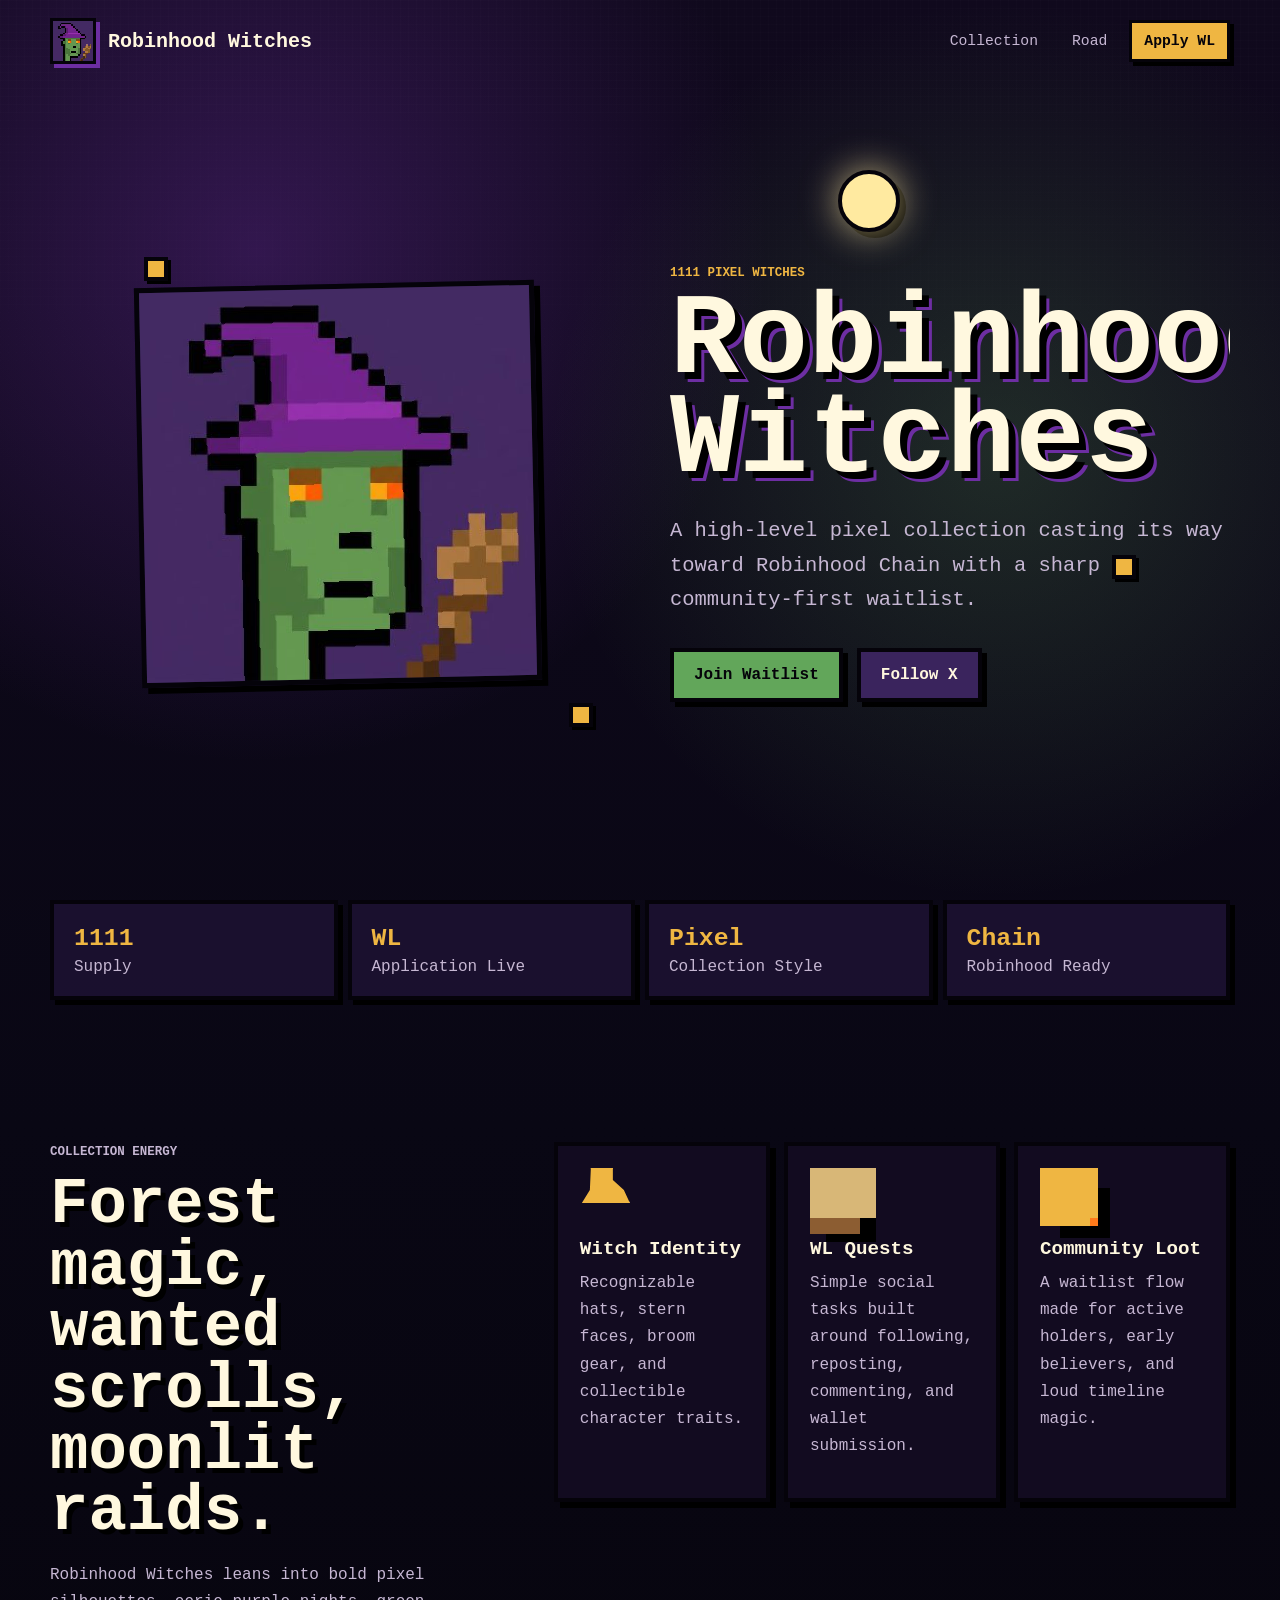
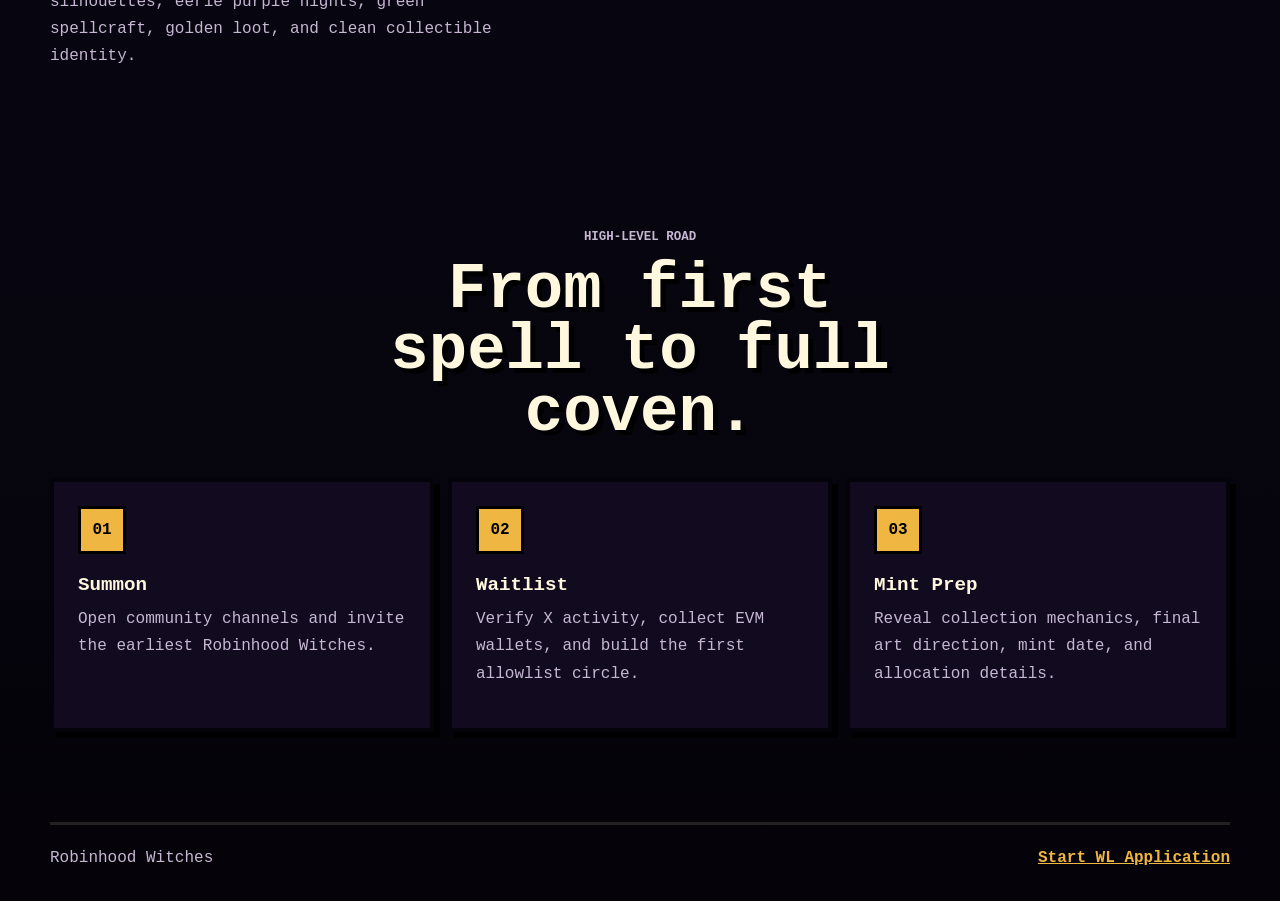
<file: index.html>
<!doctype html>
<html lang="en">
  <head>
    <meta charset="utf-8">
    <meta name="viewport" content="width=device-width, initial-scale=1">
    <title>Robinhood Witches | Waitlist</title>
    <meta name="description" content="Robinhood Witches, a pixel collection of 1111 crazy witches coming to Robinhood Chain.">
    <link rel="icon" href="assets/witch-avatar.png">
    <link rel="stylesheet" href="styles.css">
  </head>
  <body>
    <div class="pixel-noise" aria-hidden="true"></div>
    <header class="site-header">
      <a class="brand" href="index.html" aria-label="Robinhood Witches home">
        <img src="assets/witch-avatar.png" alt="">
        <span>Robinhood Witches</span>
      </a>
      <nav class="nav-links" aria-label="Main navigation">
        <a href="#collection">Collection</a>
        <a href="#road">Road</a>
        <a class="nav-cta" href="apply.html">Apply WL</a>
      </nav>
    </header>

    <main>
      <section class="hero home-hero">
        <div class="moon" aria-hidden="true"></div>
        <div class="floating-coin coin-one" aria-hidden="true"></div>
        <div class="floating-coin coin-two" aria-hidden="true"></div>
        <div class="floating-coin coin-three" aria-hidden="true"></div>

        <div class="hero-art">
          <img src="assets/witch-avatar.png" alt="Robinhood Witches pixel avatar">
        </div>

        <div class="hero-copy">
          <p class="eyebrow">1111 pixel witches</p>
          <h1>Robinhood Witches</h1>
          <p class="lead">A high-level pixel collection casting its way toward Robinhood Chain with a sharp community-first waitlist.</p>
          <div class="hero-actions">
            <a class="button primary" href="apply.html">Join Waitlist</a>
            <a class="button ghost" href="https://x.com/RobinWitches" target="_blank" rel="noreferrer">Follow X</a>
          </div>
        </div>
      </section>

      <section class="stats-strip" aria-label="Collection highlights">
        <div>
          <strong>1111</strong>
          <span>Supply</span>
        </div>
        <div>
          <strong>WL</strong>
          <span>Application Live</span>
        </div>
        <div>
          <strong>Pixel</strong>
          <span>Collection Style</span>
        </div>
        <div>
          <strong>Chain</strong>
          <span>Robinhood Ready</span>
        </div>
      </section>

      <section id="collection" class="split-section">
        <div class="section-copy">
          <p class="eyebrow">Collection Energy</p>
          <h2>Forest magic, wanted scrolls, moonlit raids.</h2>
          <p>Robinhood Witches leans into bold pixel silhouettes, eerie purple nights, green spellcraft, golden loot, and clean collectible identity.</p>
        </div>
        <div class="feature-grid">
          <article class="feature-card">
            <span class="pixel-icon hat" aria-hidden="true"></span>
            <h3>Witch Identity</h3>
            <p>Recognizable hats, stern faces, broom gear, and collectible character traits.</p>
          </article>
          <article class="feature-card">
            <span class="pixel-icon scroll" aria-hidden="true"></span>
            <h3>WL Quests</h3>
            <p>Simple social tasks built around following, reposting, commenting, and wallet submission.</p>
          </article>
          <article class="feature-card">
            <span class="pixel-icon coin" aria-hidden="true"></span>
            <h3>Community Loot</h3>
            <p>A waitlist flow made for active holders, early believers, and loud timeline magic.</p>
          </article>
        </div>
      </section>

      <section id="road" class="roadmap">
        <div class="section-copy center">
          <p class="eyebrow">High-Level Road</p>
          <h2>From first spell to full coven.</h2>
        </div>
        <div class="timeline">
          <article>
            <span>01</span>
            <h3>Summon</h3>
            <p>Open community channels and invite the earliest Robinhood Witches.</p>
          </article>
          <article>
            <span>02</span>
            <h3>Waitlist</h3>
            <p>Verify X activity, collect EVM wallets, and build the first allowlist circle.</p>
          </article>
          <article>
            <span>03</span>
            <h3>Mint Prep</h3>
            <p>Reveal collection mechanics, final art direction, mint date, and allocation details.</p>
          </article>
        </div>
      </section>
    </main>

    <footer class="site-footer">
      <span>Robinhood Witches</span>
      <a href="apply.html">Start WL Application</a>
    </footer>
  </body>
</html>
</file>
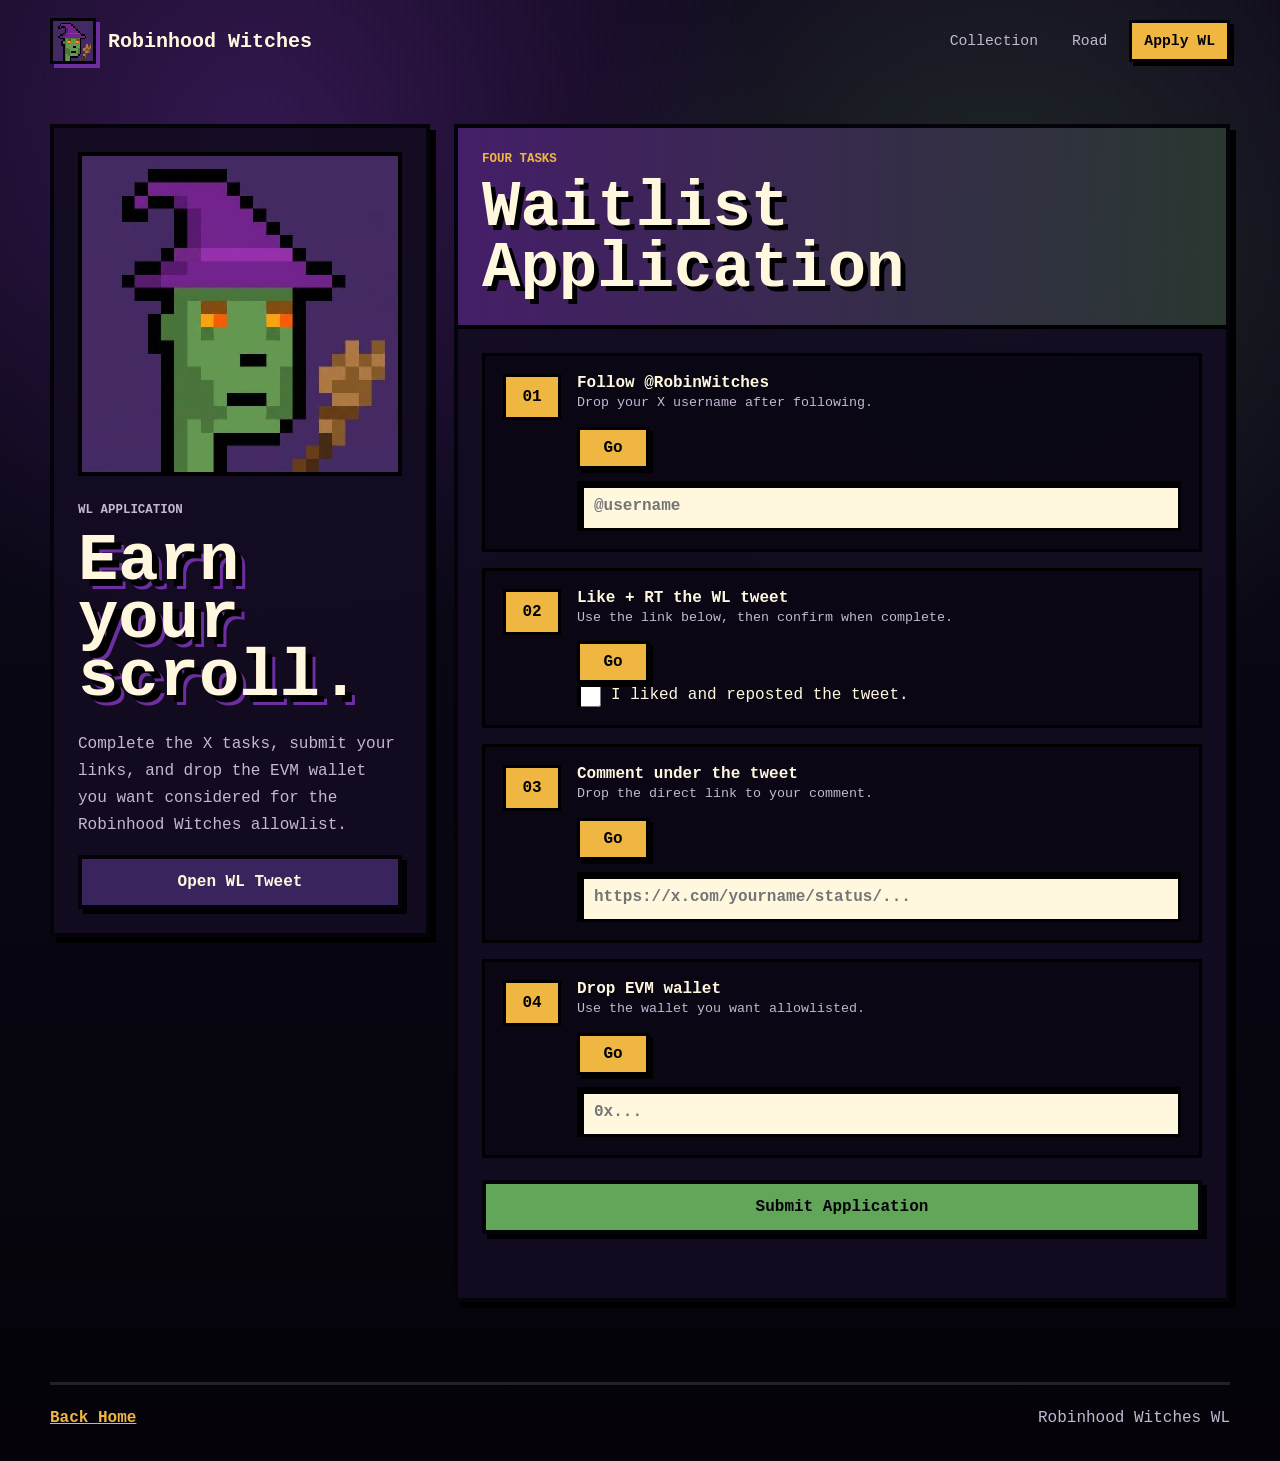
<file: apply.html>
<!doctype html>
<html lang="en">
  <head>
    <meta charset="utf-8">
    <meta name="viewport" content="width=device-width, initial-scale=1">
    <title>Apply WL | Robinhood Witches</title>
    <meta name="description" content="Apply for the Robinhood Witches waitlist by completing X tasks and submitting your EVM wallet.">
    <link rel="icon" href="assets/witch-avatar.png">
    <link rel="stylesheet" href="styles.css">
  </head>
  <body>
    <div class="pixel-noise" aria-hidden="true"></div>
    <header class="site-header">
      <a class="brand" href="index.html" aria-label="Robinhood Witches home">
        <img src="assets/witch-avatar.png" alt="">
        <span>Robinhood Witches</span>
      </a>
      <nav class="nav-links" aria-label="Main navigation">
        <a href="index.html#collection">Collection</a>
        <a href="index.html#road">Road</a>
        <a class="nav-cta" href="apply.html">Apply WL</a>
      </nav>
    </header>

    <main>
      <section class="application-shell">
        <aside class="apply-panel">
          <img src="assets/witch-avatar.png" alt="Robinhood Witches pixel avatar">
          <p class="eyebrow">WL Application</p>
          <h1>Earn your scroll.</h1>
          <p>Complete the X tasks, submit your links, and drop the EVM wallet you want considered for the Robinhood Witches allowlist.</p>
          <a class="button ghost full" href="https://x.com/RobinWitches/status/2075637380137021906" target="_blank" rel="noreferrer">Open WL Tweet</a>
        </aside>

        <section class="form-panel" aria-labelledby="form-title">
          <div class="form-heading">
            <p class="eyebrow">Four Tasks</p>
            <h2 id="form-title">Waitlist Application</h2>
          </div>

          <form id="wl-form" class="wl-form">
            <label class="task-row">
              <span class="task-number">01</span>
              <span class="task-content">
                <strong>Follow @RobinWitches</strong>
                <small>Drop your X username after following.</small>
                <a class="go-button" href="https://x.com/RobinWitches" target="_blank" rel="noreferrer">Go</a>
                <input name="username" type="text" placeholder="@username" autocomplete="off" required>
              </span>
            </label>

            <label class="task-row checkbox-task">
              <span class="task-number">02</span>
              <span class="task-content">
                <strong>Like + RT the WL tweet</strong>
                <small>Use the link below, then confirm when complete.</small>
                <a class="go-button" href="https://x.com/RobinWitches/status/2075637380137021906" target="_blank" rel="noreferrer">Go</a>
                <span class="check-line">
                  <input name="likedRt" type="checkbox" required>
                  <span>I liked and reposted the tweet.</span>
                </span>
              </span>
            </label>

            <label class="task-row">
              <span class="task-number">03</span>
              <span class="task-content">
                <strong>Comment under the tweet</strong>
                <small>Drop the direct link to your comment.</small>
                <a class="go-button" href="https://x.com/RobinWitches/status/2075637380137021906" target="_blank" rel="noreferrer">Go</a>
                <input name="commentLink" type="url" placeholder="https://x.com/yourname/status/..." required>
              </span>
            </label>

            <label class="task-row">
              <span class="task-number">04</span>
              <span class="task-content">
                <strong>Drop EVM wallet</strong>
                <small>Use the wallet you want allowlisted.</small>
                <a class="go-button" href="https://x.com/RobinWitches/status/2075637380137021906" target="_blank" rel="noreferrer">Go</a>
                <input name="wallet" type="text" placeholder="0x..." pattern="^0x[a-fA-F0-9]{40}$" required>
              </span>
            </label>

            <button class="button primary submit" type="submit">Submit Application</button>
            <p id="form-status" class="form-status" role="status" aria-live="polite"></p>
          </form>
        </section>
      </section>
    </main>

    <footer class="site-footer">
      <a href="index.html">Back Home</a>
      <span>Robinhood Witches WL</span>
    </footer>

    <div class="success-modal" id="success-modal" aria-hidden="true">
      <div class="success-window" role="dialog" aria-modal="true" aria-labelledby="success-title">
        <img src="assets/witch-avatar.png" alt="">
        <p class="eyebrow">Witchlist</p>
        <h2 id="success-title">We received your application. You're on the witchlist.</h2>
        <button class="button primary" id="close-success" type="button">Close</button>
      </div>
    </div>

    <script src="script.js"></script>
  </body>
</html>
</file>
<file: styles.css>
:root {
  --bg: #090714;
  --ink: #fff8df;
  --muted: #c6b7d3;
  --purple: #6d2ea2;
  --violet: #3a245d;
  --green: #62a65a;
  --deep-green: #1e5a3f;
  --gold: #efb642;
  --orange: #ff7a1b;
  --line: #211735;
  --black: #05030a;
  --pixel-shadow: 6px 6px 0 #000;
}

* {
  box-sizing: border-box;
}

html {
  scroll-behavior: smooth;
}

body {
  margin: 0;
  min-height: 100vh;
  background:
    radial-gradient(circle at 20% 10%, rgba(109, 46, 162, .38), transparent 32rem),
    radial-gradient(circle at 78% 18%, rgba(98, 166, 90, .22), transparent 28rem),
    linear-gradient(180deg, #10091d 0%, var(--bg) 45%, #050309 100%);
  color: var(--ink);
  font-family: "Courier New", Courier, monospace;
  letter-spacing: 0;
}

a {
  color: inherit;
}

img {
  display: block;
  max-width: 100%;
}

.pixel-noise {
  position: fixed;
  inset: 0;
  pointer-events: none;
  opacity: .18;
  z-index: 0;
  background-image:
    linear-gradient(90deg, rgba(255,255,255,.08) 1px, transparent 1px),
    linear-gradient(rgba(255,255,255,.08) 1px, transparent 1px);
  background-size: 8px 8px;
  mask-image: linear-gradient(to bottom, #000, transparent 72%);
}

.site-header,
.site-footer,
main {
  position: relative;
  z-index: 1;
}

.site-header {
  width: min(1180px, calc(100% - 32px));
  margin: 0 auto;
  padding: 18px 0;
  display: flex;
  align-items: center;
  justify-content: space-between;
  gap: 20px;
}

.brand {
  display: inline-flex;
  align-items: center;
  gap: 12px;
  text-decoration: none;
  font-weight: 900;
  font-size: clamp(1rem, 2vw, 1.25rem);
}

.brand img {
  width: 46px;
  height: 46px;
  object-fit: cover;
  image-rendering: pixelated;
  border: 3px solid var(--black);
  box-shadow: 4px 4px 0 var(--purple);
}

.nav-links {
  display: flex;
  align-items: center;
  gap: 10px;
  font-size: .92rem;
}

.nav-links a,
.button {
  text-decoration: none;
}

.nav-links a {
  padding: 10px 12px;
  color: var(--muted);
}

.nav-links a:hover {
  color: var(--ink);
}

.nav-cta {
  color: var(--black) !important;
  background: var(--gold);
  border: 3px solid var(--black);
  box-shadow: 4px 4px 0 #000;
  font-weight: 900;
}

.hero {
  width: min(1180px, calc(100% - 32px));
  margin: 18px auto 0;
  position: relative;
  min-height: calc(100vh - 116px);
  display: grid;
  align-items: center;
  overflow: hidden;
}

.home-hero {
  grid-template-columns: 1.04fr .96fr;
  gap: 44px;
  padding: 54px 0 70px;
}

.hero-art {
  width: min(100%, 400px);
  justify-self: center;
  border: 5px solid var(--black);
  box-shadow: var(--pixel-shadow);
  background: #1d1231;
  transform: rotate(-1.2deg);
  animation: floatCard 5s steps(6) infinite;
}

.hero-art img {
  width: 100%;
  height: auto;
  aspect-ratio: 1;
  object-fit: contain;
  object-position: center;
  image-rendering: pixelated;
}

.hero-copy {
  max-width: 560px;
}

.eyebrow {
  color: var(--gold);
  margin: 0 0 12px;
  text-transform: uppercase;
  font-weight: 900;
  font-size: .78rem;
}

h1,
h2,
h3,
p {
  margin-top: 0;
}

h1 {
  font-size: clamp(3.2rem, 9vw, 7.8rem);
  line-height: .86;
  margin-bottom: 24px;
  text-shadow: 7px 7px 0 #000, 10px 10px 0 var(--purple);
}

h2 {
  font-size: clamp(2rem, 5vw, 4rem);
  line-height: .96;
  margin-bottom: 18px;
  text-shadow: 5px 5px 0 #000;
}

h3 {
  font-size: 1.2rem;
  margin-bottom: 10px;
}

.lead,
.section-copy p,
.feature-card p,
.timeline p,
.apply-panel p,
.task-content small {
  color: var(--muted);
  line-height: 1.7;
}

.lead {
  font-size: clamp(1.05rem, 2vw, 1.28rem);
  max-width: 52ch;
}

.hero-actions {
  display: flex;
  gap: 14px;
  flex-wrap: wrap;
  margin-top: 30px;
}

.button {
  display: inline-flex;
  align-items: center;
  justify-content: center;
  min-height: 52px;
  padding: 14px 20px;
  border: 4px solid var(--black);
  font: inherit;
  font-weight: 900;
  cursor: pointer;
  box-shadow: 5px 5px 0 #000;
  transition: transform .18s steps(2), box-shadow .18s steps(2), background-color .18s steps(2);
}

.button:hover {
  transform: translate(3px, 3px);
  box-shadow: 2px 2px 0 #000;
}

.primary {
  background: var(--green);
  color: var(--black);
}

.ghost {
  background: var(--violet);
  color: var(--ink);
}

.full {
  width: 100%;
}

.moon,
.floating-coin {
  position: absolute;
  border: 4px solid var(--black);
  image-rendering: pixelated;
}

.moon {
  top: 70px;
  right: 28%;
  width: 62px;
  height: 62px;
  background: #ffeaa0;
  box-shadow: 0 0 36px rgba(255, 234, 160, .7), 6px 6px 0 #000;
  border-radius: 50%;
  animation: pulseMoon 2.7s steps(4) infinite;
}

.floating-coin {
  width: 24px;
  height: 24px;
  background: var(--gold);
  box-shadow: 3px 3px 0 #000;
  animation: coinHop 3s steps(5) infinite;
}

.coin-one { left: 8%; top: 20%; }
.coin-two { left: 44%; bottom: 20%; animation-delay: .4s; }
.coin-three { right: 8%; top: 58%; animation-delay: .8s; }

.stats-strip,
.split-section,
.roadmap,
.application-shell {
  width: min(1180px, calc(100% - 32px));
  margin: 0 auto;
}

.stats-strip {
  display: grid;
  grid-template-columns: repeat(4, 1fr);
  gap: 10px;
  padding: 16px 0 72px;
}

.stats-strip div {
  border: 4px solid var(--black);
  background: rgba(28, 18, 49, .9);
  box-shadow: 5px 5px 0 #000;
  padding: 20px;
}

.stats-strip strong,
.stats-strip span {
  display: block;
}

.stats-strip strong {
  color: var(--gold);
  font-size: 1.55rem;
}

.stats-strip span {
  color: var(--muted);
  margin-top: 6px;
}

.split-section {
  display: grid;
  grid-template-columns: .82fr 1.18fr;
  gap: 34px;
  align-items: start;
  padding: 70px 0;
}

.section-copy {
  max-width: 520px;
}

.center {
  text-align: center;
  margin: 0 auto 34px;
}

.feature-grid {
  display: grid;
  grid-template-columns: repeat(3, 1fr);
  gap: 14px;
}

.feature-card,
.timeline article,
.apply-panel,
.form-panel {
  border: 4px solid var(--black);
  background: rgba(20, 12, 34, .92);
  box-shadow: 6px 6px 0 #000;
}

.feature-card {
  min-height: 260px;
  padding: 22px;
}

.pixel-icon {
  display: block;
  width: 50px;
  height: 50px;
  margin-bottom: 20px;
  background: var(--gold);
  box-shadow: 8px 0 0 var(--gold), 16px 8px 0 var(--purple), 0 16px 0 var(--deep-green), 16px 24px 0 #000;
}

.pixel-icon.hat {
  clip-path: polygon(22% 0, 66% 0, 66% 24%, 88% 44%, 100% 70%, 4% 70%, 20% 44%);
}

.pixel-icon.scroll {
  background: #d8b777;
  box-shadow: 8px 0 0 #d8b777, 16px 0 0 #d8b777, 0 16px 0 #8c5d32, 16px 24px 0 #000;
}

.pixel-icon.coin {
  background: var(--gold);
  box-shadow: 8px 0 0 var(--gold), 0 8px 0 var(--gold), 8px 8px 0 var(--orange), 20px 20px 0 #000;
}

.roadmap {
  padding: 70px 0 90px;
}

.timeline {
  display: grid;
  grid-template-columns: repeat(3, 1fr);
  gap: 14px;
}

.timeline article {
  padding: 24px;
}

.timeline span {
  display: inline-grid;
  place-items: center;
  width: 48px;
  height: 48px;
  margin-bottom: 20px;
  background: var(--gold);
  color: #000;
  border: 3px solid #000;
  font-weight: 900;
}

.application-shell {
  display: grid;
  grid-template-columns: 380px 1fr;
  gap: 24px;
  align-items: start;
  padding: 42px 0 80px;
}

.apply-panel,
.form-panel {
  padding: 24px;
}

.apply-panel {
  position: sticky;
  top: 18px;
  animation: floatCard 5s steps(6) infinite;
}

.apply-panel img {
  width: 100%;
  aspect-ratio: 1;
  object-fit: cover;
  image-rendering: pixelated;
  border: 4px solid #000;
  margin-bottom: 24px;
}

.apply-panel h1 {
  font-size: clamp(2.6rem, 6vw, 4.2rem);
}

.form-heading {
  border-bottom: 4px solid #000;
  margin: -24px -24px 24px;
  padding: 24px;
  background: linear-gradient(90deg, rgba(109,46,162,.55), rgba(98,166,90,.28));
}

.form-heading h2 {
  margin-bottom: 0;
}

.wl-form {
  display: grid;
  gap: 16px;
}

.task-row {
  display: grid;
  grid-template-columns: 58px 1fr;
  gap: 16px;
  padding: 18px;
  background: rgba(5, 3, 10, .55);
  border: 3px solid #000;
}

.task-number {
  display: grid;
  place-items: center;
  height: 46px;
  background: var(--gold);
  color: #000;
  border: 3px solid #000;
  font-weight: 900;
}

.task-content {
  min-width: 0;
}

.task-content strong,
.task-content small,
.task-content a {
  display: block;
}

.task-content a:not(.go-button) {
  overflow-wrap: anywhere;
  color: var(--gold);
  margin: 8px 0 12px;
}

.go-button {
  width: max-content;
  min-width: 72px;
  margin: 12px 0 0;
  padding: 9px 14px;
  border: 3px solid #000;
  background: var(--gold);
  color: #000;
  box-shadow: 4px 4px 0 #000;
  font-weight: 900;
  text-align: center;
  text-decoration: none;
}

.go-button:hover {
  transform: translate(2px, 2px);
  box-shadow: 2px 2px 0 #000;
}

input {
  width: 100%;
  min-height: 50px;
  margin-top: 12px;
  border: 3px solid #000;
  background: #fff8df;
  color: #12081e;
  padding: 12px 14px;
  font: inherit;
  font-weight: 900;
  outline: none;
  box-shadow: 4px 4px 0 #000 inset;
}

input:focus {
  border-color: var(--gold);
}

.check-line {
  display: flex;
  align-items: center;
  gap: 10px;
  color: var(--ink);
  line-height: 1.4;
}

.check-line input {
  width: 24px;
  height: 24px;
  min-height: 24px;
  margin: 0;
  accent-color: var(--green);
}

.submit {
  width: 100%;
  margin-top: 6px;
}

.form-status {
  min-height: 24px;
  color: var(--gold);
  font-weight: 900;
  margin: 0;
}

.success-modal {
  position: fixed;
  inset: 0;
  display: none;
  place-items: center;
  z-index: 10;
  padding: 20px;
  background: rgba(5, 3, 10, .78);
}

.success-modal.is-open {
  display: grid;
}

.success-window {
  width: min(520px, 100%);
  padding: 26px;
  border: 5px solid #000;
  background: #160d27;
  box-shadow: 8px 8px 0 #000;
  text-align: center;
  animation: modalPop .28s steps(4);
}

.success-window img {
  width: 110px;
  height: 110px;
  object-fit: contain;
  image-rendering: pixelated;
  margin: 0 auto 18px;
  border: 4px solid #000;
}

.success-window h2 {
  font-size: clamp(1.6rem, 5vw, 2.7rem);
  margin-bottom: 22px;
}

.site-footer {
  width: min(1180px, calc(100% - 32px));
  margin: 0 auto;
  padding: 24px 0 34px;
  display: flex;
  justify-content: space-between;
  gap: 18px;
  color: var(--muted);
  border-top: 3px solid rgba(255, 248, 223, .12);
}

.site-footer a {
  color: var(--gold);
  font-weight: 900;
}

@keyframes floatCard {
  0%, 100% { transform: translateY(0) rotate(-1.2deg); }
  50% { transform: translateY(-10px) rotate(1deg); }
}

@keyframes pulseMoon {
  0%, 100% { transform: scale(1); opacity: .9; }
  50% { transform: scale(1.08); opacity: 1; }
}

@keyframes coinHop {
  0%, 100% { transform: translateY(0); }
  50% { transform: translateY(-18px); }
}

@keyframes modalPop {
  from { transform: translateY(18px) scale(.96); opacity: 0; }
  to { transform: translateY(0) scale(1); opacity: 1; }
}

@media (max-width: 900px) {
  .site-header,
  .site-footer {
    align-items: flex-start;
  }

  .site-header,
  .site-footer,
  .home-hero,
  .split-section,
  .application-shell {
    grid-template-columns: 1fr;
  }

  .site-header {
    flex-direction: column;
  }

  .nav-links {
    width: 100%;
    overflow-x: auto;
    padding-bottom: 6px;
  }

  .home-hero {
    min-height: auto;
    padding-top: 28px;
  }

  .hero-art {
    order: 2;
  }

  .stats-strip,
  .feature-grid,
  .timeline {
    grid-template-columns: 1fr 1fr;
  }

  .application-shell {
    padding-top: 18px;
  }

  .apply-panel {
    position: static;
  }
}

@media (max-width: 620px) {
  .stats-strip,
  .feature-grid,
  .timeline {
    grid-template-columns: 1fr;
  }

  .hero {
    width: min(100% - 24px, 1180px);
  }

  h1 {
    font-size: clamp(2.8rem, 17vw, 4.7rem);
  }

  .task-row {
    grid-template-columns: 1fr;
  }

  .task-number {
    width: 58px;
  }

  .moon {
    right: 18px;
    top: 24px;
  }
}
</file>
